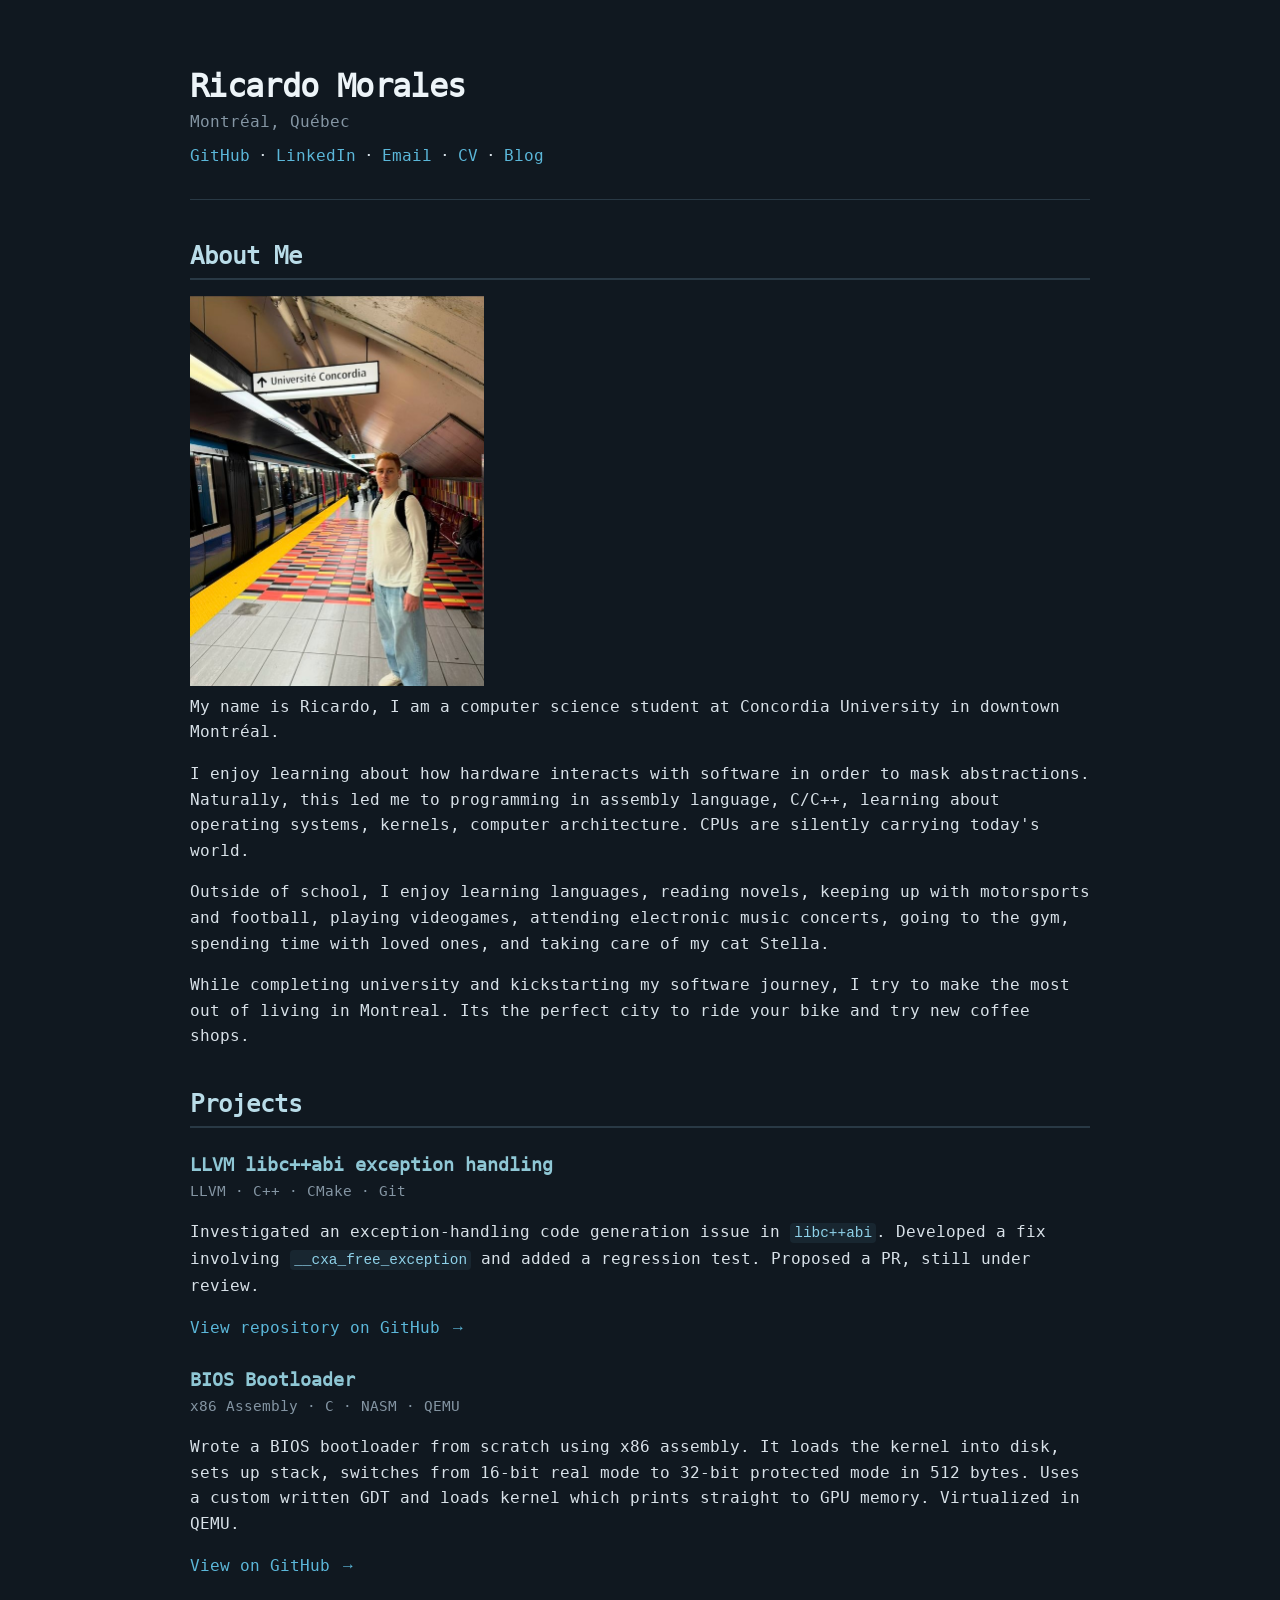
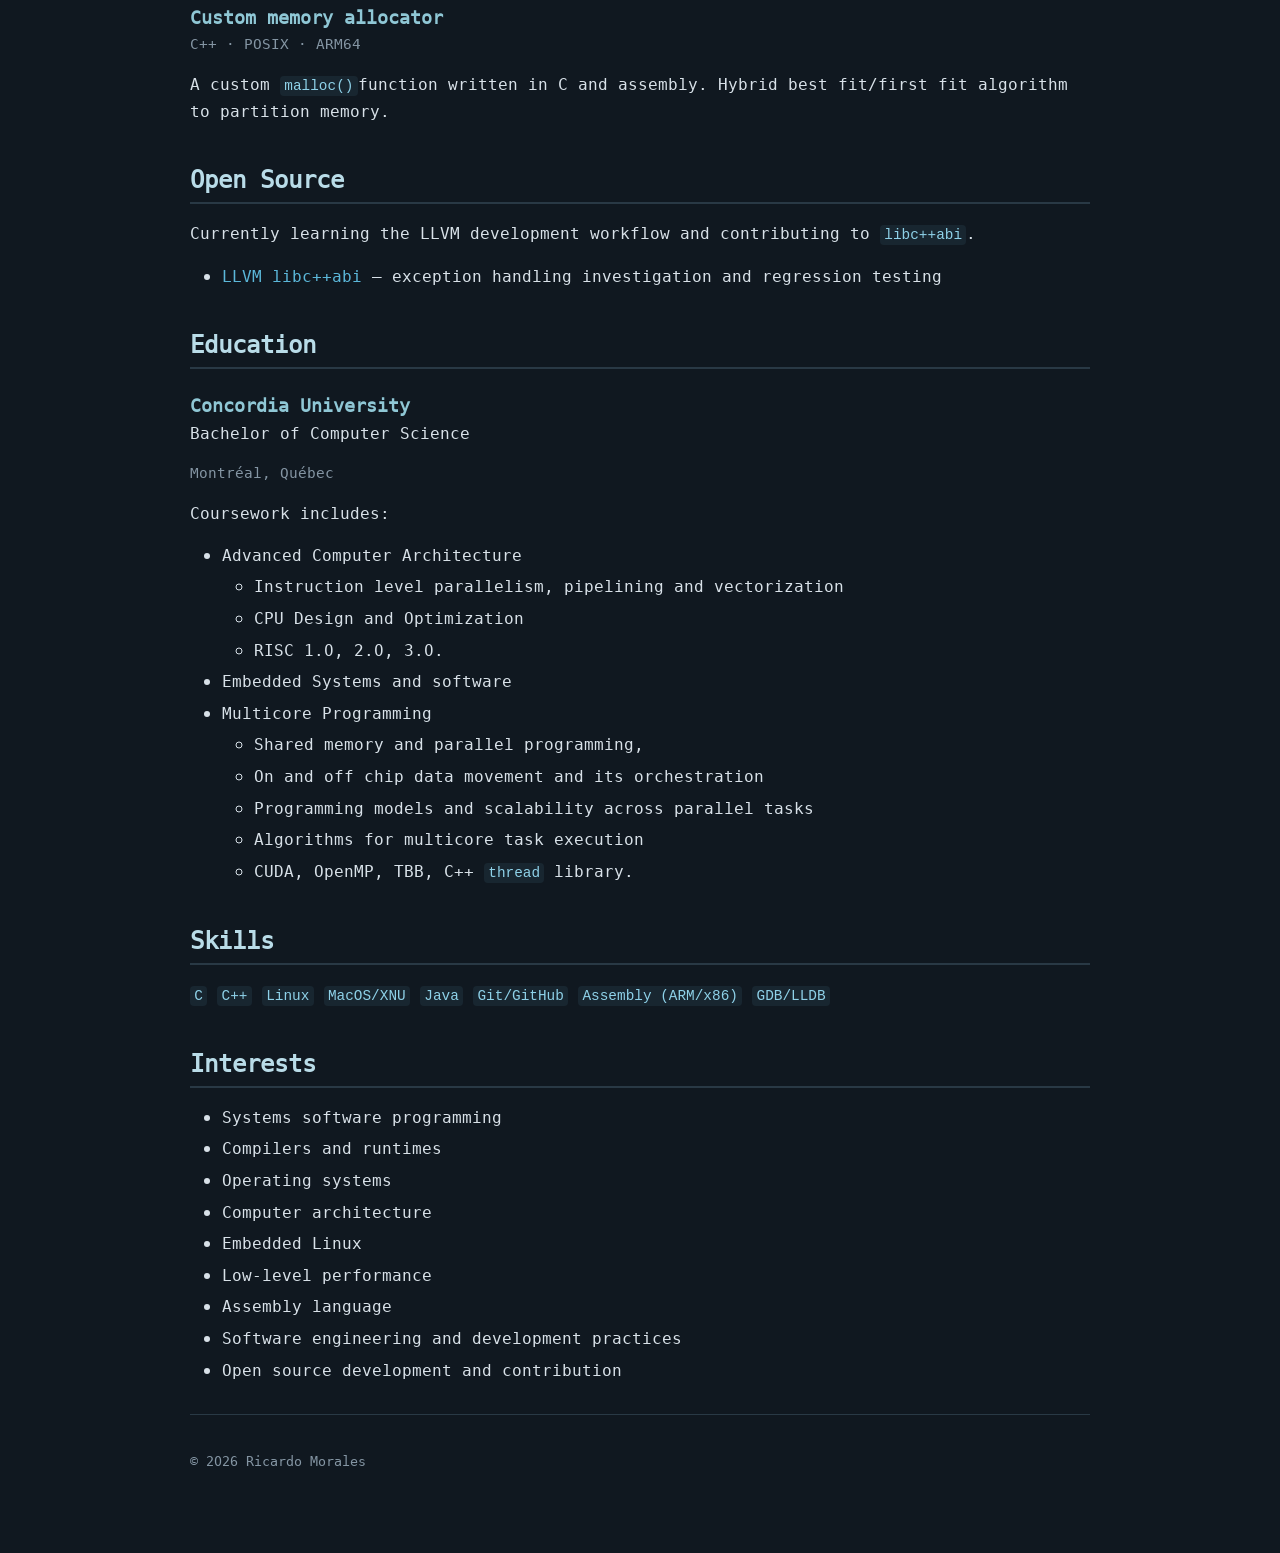
<file: index.html>
<!DOCTYPE html>

<html lang="en">

<head>
    <meta charset="UTF-8">
    <meta name="viewport" content="width=device-width, initial-scale=1.0">

    <title>Ricardo Morales</title>
    <link rel="icon" href="images/favicon.ico" type="image/x-icon">
    <meta name="description"
        content="Ricardo Morales Computer Science student interested in systems software programming, CPU's, operating systems, and computer architecture.">

    <link rel="stylesheet" href="style.css">

</head>

<body>
    <main class="container">

        <header>
            <h1>Ricardo Morales</h1>

            <p class="subtitle">
                Montréal, Québec
            </p>

            <nav class="links">
                <a href="https://github.com/rickymolodiez">GitHub</a>
                <span>·</span>
                <a href="https://www.linkedin.com/in/ricardom10019/">LinkedIn</a>
                <span>·</span>
                <a href="mailto:rickymoloqc@gmail.com">Email</a>
                <span>·</span>
                <a href="rickymorales_cv.pdf" target="_blank">CV</a>
                <span>·</span>
                <a href="blogposts.html">Blog</a>

            </nav>
        </header>

        <hr>

        <section>
            <h2>About Me</h2>
            <img src="images/me.jpg" height=390>

            <p>
                My name is Ricardo, I am a computer science student at Concordia University in downtown Montréal.
            </p>

            <p>
                I enjoy learning about how hardware interacts with software in order to mask abstractions. Naturally,
                this led me to programming in assembly language, C/C++, learning about
                operating systems, kernels, computer architecture. CPUs are silently carrying today's world.
            </p>

            <p>
                Outside of school, I enjoy learning languages, reading novels, keeping up with motorsports and football,
                playing videogames, attending electronic music concerts, going to the gym, spending time with loved
                ones, and taking
                care of my cat Stella.
            </p>

            <p>
                While completing university and kickstarting my software journey, I try to make the most out of living
                in Montreal. Its the perfect city to ride your bike and try new coffee shops.

            </p>
        </section>

        <section>
            <h2>Projects</h2>

            <article>
                <h3>LLVM libc++abi exception handling</h3>

                <p class=" meta">
                    LLVM · C++ · CMake · Git
                </p>

                <p>
                    Investigated an exception-handling code generation issue
                    in <code>libc++abi</code>. Developed a fix involving
                    <code>__cxa_free_exception</code> and added a regression
                    test. Proposed a PR, still under review.
                </p>

                <p>
                    <a href="#">View repository on GitHub →</a>
                </p>
            </article>

            <article>
                <h3>BIOS Bootloader</h3>

                <p class="meta">
                    x86 Assembly · C · NASM · QEMU
                </p>

                <p>
                    Wrote a BIOS bootloader from scratch using x86 assembly. It loads the kernel into disk, sets up
                    stack, switches from 16-bit real mode to 32-bit protected mode in 512 bytes.
                    Uses a custom written GDT and loads kernel which prints straight to GPU memory.
                    Virtualized in QEMU.
                </p>

                <p>
                    <a href="https://github.com/rickymolodiez/StellBoot">View on GitHub →</a>
                </p>
            </article>

            <article>
                <h3>Custom memory allocator</h3>

                <p class="meta">
                    C++ · POSIX · ARM64
                </p>

                <p>
                    A custom <code>malloc()</code>function written in C and assembly.
                    Hybrid best fit/first fit algorithm to partition memory.
                </p>
            </article>
        </section>

        <section>
            <h2>Open Source </h2>

            <p>
                Currently learning the LLVM development workflow and
                contributing to <code>libc++abi</code>.
            </p>

            <ul>
                <li>
                    <a href="#">LLVM libc++abi</a> —
                    exception handling investigation and regression testing
                </li>

            </ul>
        </section>

        <section>
            <h2>Education</h2>

            <h3>Concordia University</h3>

            <p>
                Bachelor of Computer Science
            <p class="meta">
                Montréal, Québec
            </p>

            <p>
                Coursework includes:
            </p>
            <ul>
                <li>Advanced Computer Architecture</li>
                <ul>
                    <li>Instruction level parallelism, pipelining and vectorization</li>
                    <li>CPU Design and Optimization</li>
                    <li>RISC 1.0, 2.0, 3.0.</li>
                </ul>
                <li> Embedded Systems and software</li>
                <li>Multicore Programming</li>
                <ul>
                    <li>Shared memory and parallel programming, </li>
                    <li>On and off chip data movement and its orchestration</li>
                    <li>Programming models and scalability across parallel tasks</li>
                    <li>Algorithms for multicore task execution</li>
                    <li>CUDA, OpenMP, TBB, C++ <code>thread</code> library.</li>
                </ul>
            </ul>
            </article>
        </section>

        <section>
            <h2>Skills</h2>

            <p>
                <code>C</code>
                <code>C++</code>
                <code>Linux</code>
                <code>MacOS/XNU</code>
                <code>Java</code>
                <code>Git/GitHub</code>
                <code>Assembly (ARM/x86)</code>
                <code>GDB/LLDB</code>
            </p>
        </section>

        <section>
            <h2>Interests</h2>

            <ul>
                <li>Systems software programming</li>
                <li>Compilers and runtimes</li>
                <li>Operating systems</li>
                <li>Computer architecture</li>
                <li>Embedded Linux</li>
                <li>Low-level performance</li>
                <li>Assembly language</li>
                <li>Software engineering and development practices</li>
                <li>Open source development and contribution</li>
            </ul>
        </section>

        <hr>

        <footer>
            <p>
                <small>
                    © 2026 Ricardo Morales
                </small>
            </p>
        </footer>

    </main>

</body>

</html>
</file>
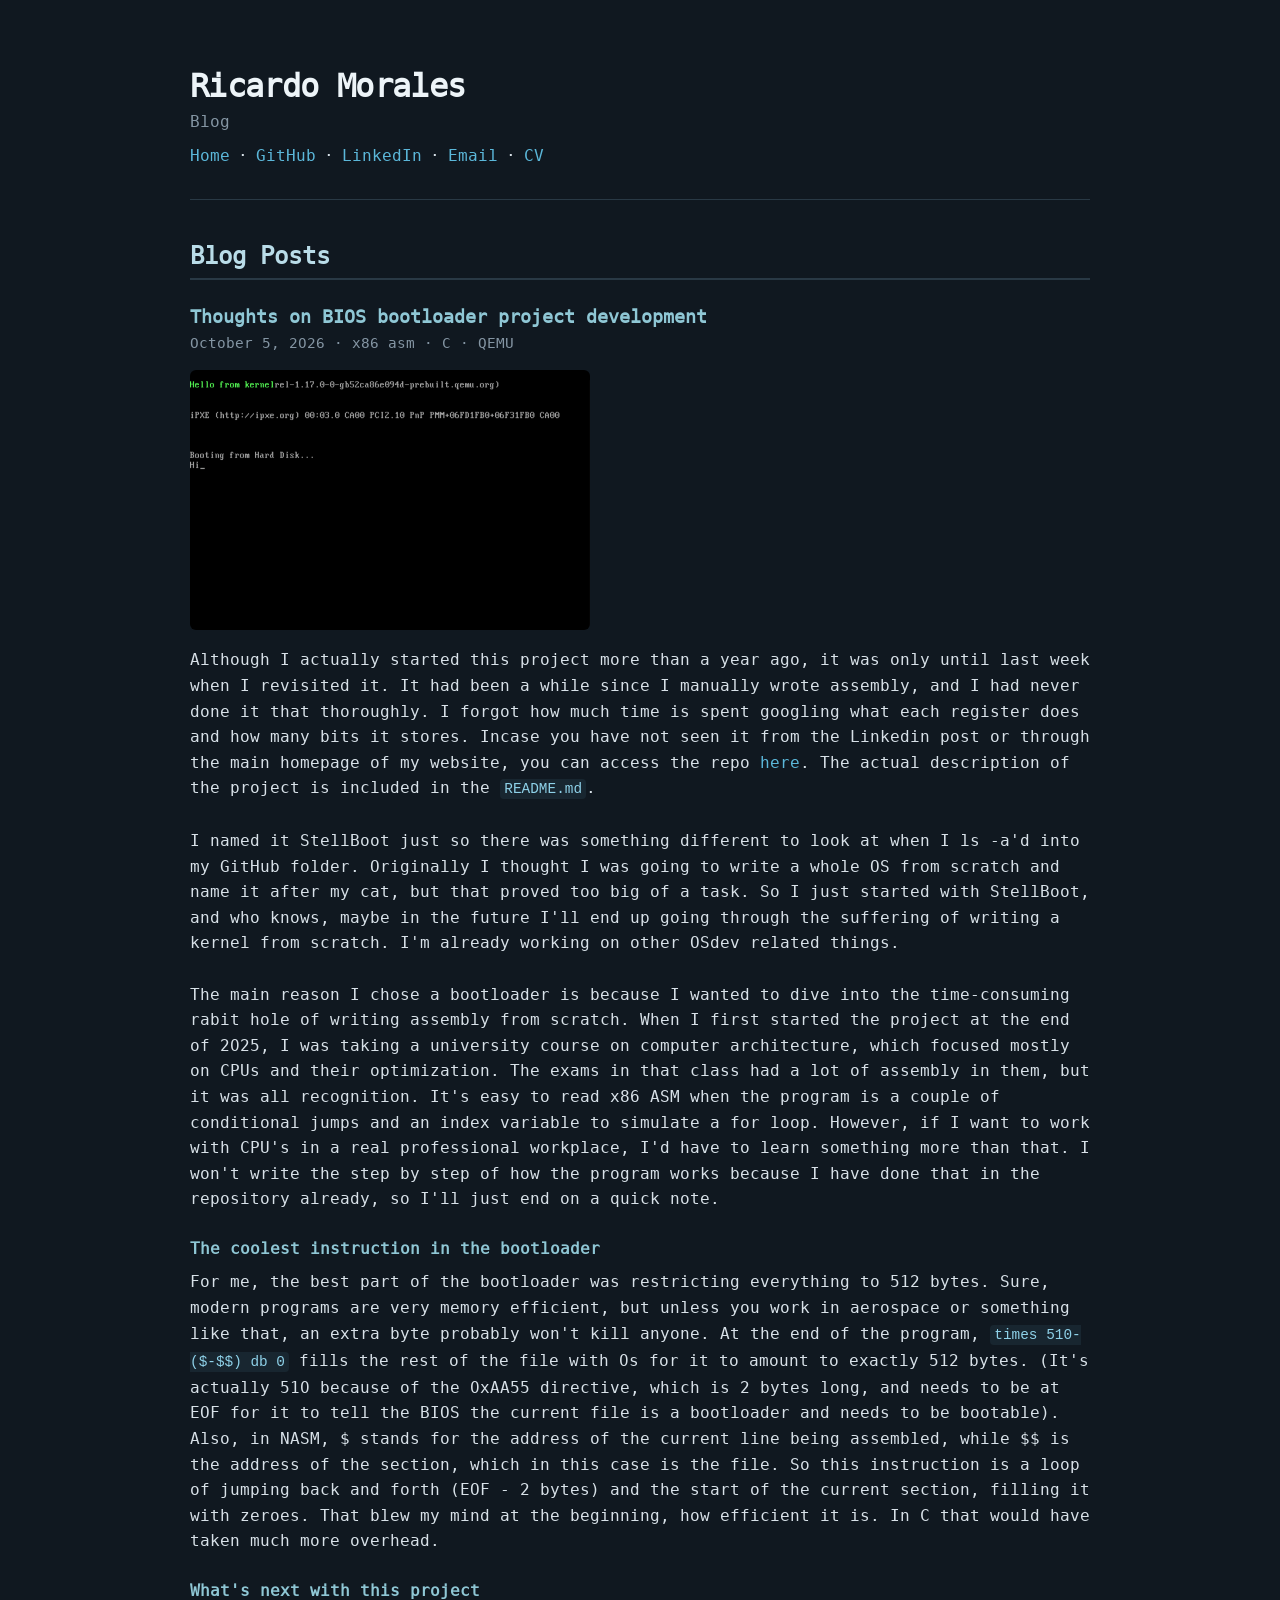
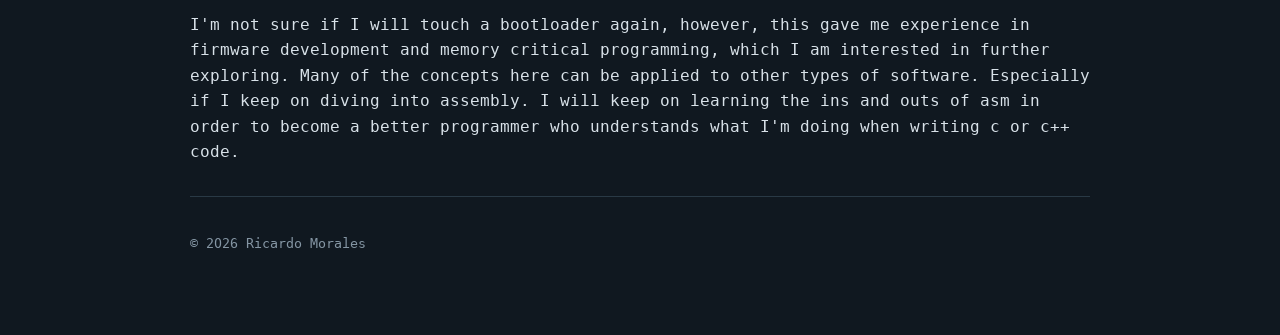
<file: blogposts.html>
<!DOCTYPE html>

<html lang="en">

<head>
    <meta charset="UTF-8">
    <meta name="viewport" content="width=device-width, initial-scale=1.0">

    <title>Blog · Ricardo Morales</title>
    <link rel="icon" href="images/favicon.ico" type="image/x-icon">
    <meta name="description" content="Notes on systems programming, bootloaders and low-level software.">

    <link rel="stylesheet" href="style.css">
</head>

<body>
    <main class="container">

        <header>
            <h1>Ricardo Morales</h1>
            <p class="subtitle">Blog</p>

            <nav class="links">
                <a href="index.html">Home</a>
                <span>·</span>
                <a href="https://github.com/rickymolodiez">GitHub</a>
                <span>·</span>
                <a href="https://www.linkedin.com/in/ricardom10019/">LinkedIn</a>
                <span>·</span>
                <a href="mailto:rickymoloqc@gmail.com">Email</a>
                <span>·</span>
                <a href="rickymorales_cv.pdf" target="_blank">CV</a>


            </nav>
        </header>

        <hr>

        <section>
            <h2>Blog Posts</h2>

            <article id="stellboot">
                <h3>Thoughts on BIOS bootloader project development</h3>

                <p class="meta">
                    October 5, 2026 · x86 asm · C · QEMU
                </p>
                <img src="images/bootloader.png" alt="StellBoot running in QEMU" width="400">
                <p>
                    Although I actually started this project more than a year ago, it was only until last week when I
                    revisited it.
                    It had been a while since I manually wrote assembly, and I had never done it that thoroughly.
                    I forgot how much time is spent googling what each register does and how many bits it stores.
                    Incase you have not seen it from the Linkedin post or through the main homepage of my website,
                    you can access the repo <a href="https://github.com/rickymolodiez/StellBoot" target="_blank"
                        rel="noopener">here</a>.
                    The actual description of the project is included in the <code>README.md</code>.<br>
                    <br>
                    I named it StellBoot just so there was something different to look at when I ls -a'd into my
                    GitHub
                    folder. Originally
                    I thought I was going to write a whole OS from scratch and name it after my cat,
                    but that proved too big of a task. So I just started with StellBoot, and who knows, maybe in the
                    future I'll end up
                    going through the suffering of writing a kernel from scratch. I'm already working on other OSdev
                    related things.<br><br>
                    The main reason I chose a bootloader is because I wanted to dive into the time-consuming rabit
                    hole
                    of writing
                    assembly from scratch. When I first started the project at the end of 2025, I was taking a
                    university course on
                    computer architecture, which focused mostly on CPUs and their optimization. The exams in that
                    class
                    had a lot of
                    assembly in them, but it was all recognition. It's easy to read x86 ASM when the program is a
                    couple
                    of conditional jumps
                    and an index variable to simulate a for loop. However, if I want to work with CPU's in a real
                    professional workplace,
                    I'd have to learn something more than that. I won't write the step by step of how the program
                    works
                    because I have done that
                    in the repository already, so I'll just end on a quick note.<br>

                <h4>The coolest instruction in the bootloader</h4>
                For me, the best part of the bootloader was restricting everything to 512 bytes. Sure, modern
                programs
                are very
                memory efficient, but unless you work in aerospace or something like that, an extra byte
                probably won't
                kill anyone.
                At the end of the program, <code>times 510-($-$$) db 0</code> fills the rest of the file with 0s
                for
                it to
                amount to exactly 512 bytes. (It's actually 510 because of the 0xAA55 directive, which is 2
                bytes long,
                and needs to be
                at EOF for it to tell the BIOS
                the
                current file is a bootloader and needs to be bootable). Also, in NASM, $ stands for the
                address
                of the
                current line being
                assembled,
                while $$ is the address of the section, which in this case is the file. So this instruction is a
                loop
                of jumping back and forth (EOF - 2 bytes) and the start of the current section, filling it with
                zeroes.
                That blew my mind at the beginning, how efficient it is. In C that would have taken much more
                overhead.

                <h4>What's next with this project</h4>
                I'm not sure if I will touch a bootloader again, however, this gave me experience in firmware
                development
                and memory critical programming, which I am interested in further exploring. Many of the
                concepts here
                can be
                applied to other types of software. Especially if I keep on diving into assembly.
                I will keep on learning the ins and outs of asm in order
                to become
                a better programmer who understands what I'm doing when writing c or c++ code.




                </p>
            </article>

        </section>

        <hr>

        <footer>
            <p>
                <small>© 2026 Ricardo Morales</small>
            </p>
        </footer>

    </main>
</body>

</html>
</file>
<file: style.css>
@font-face {
    font-family: "Prima Sans Mono";
    src: url("prima-sans-mono-bt-3.ttf") format("truetype");
    font-weight: normal;
    font-style: normal;
}

:root {
    --bg: #101820;
    --text: #d8e1e8;
    --muted: #8495a3;

    --border: #293945;

    --link: #5bb7d9;
    --link-hover: #8bd3eb;

    --code-bg: #182630;
    --code-text: #8ed1e8;

    --accent: #3aa6a0;
    --accent-light: #1c393b;
}

* {
    box-sizing: border-box;
}

html {
    font-size: 16px;
}

body {
    margin: 0;
    background: var(--bg);
    color: var(--text);

    font-family:
        "Prima Sans Mono",
        -apple-system,
        BlinkMacSystemFont,
        "Segoe UI",
        Helvetica,
        Arial,
        sans-serif;

    line-height: 1.6;
}

.container {
    width: min(900px, calc(100% - 40px));
    margin: 0 auto;
    padding: 64px 0;
}

/* Typography */

h1,
h2,
h3 {
    line-height: 1.25;
    font-weight: 600;
}

h1 {
    margin: 0;
    font-size: 2rem;
    letter-spacing: -0.02em;
    color: #edf4f8;
}

h2 {
    margin-top: 40px;
    margin-bottom: 16px;
    padding-bottom: 8px;

    font-size: 1.5rem;
    color: #b9dce8;

    border-bottom: 2px solid var(--border);
}

h3 {
    margin-top: 24px;
    margin-bottom: 4px;
    font-size: 1.15rem;
    color: #8fc7d5;
}

p {
    margin-top: 0;
    margin-bottom: 16px;
}

.subtitle {
    margin-top: 4px;
    margin-bottom: 8px;
    color: var(--muted);
}

/* Links */

a {
    color: var(--link);
    text-decoration: none;
}

a:hover {
    color: var(--link-hover);
    text-decoration: underline;
}

/* Header */

header {
    margin-bottom: 24px;
}

.links {
    display: flex;
    gap: 8px;
    align-items: center;
}

/* Dividers */

hr {
    height: 1px;
    margin: 32px 0;
    border: 0;
    background: var(--border);
}

/* Sections */

section {
    margin-bottom: 32px;
}

article {
    margin-bottom: 28px;
}

.meta {
    color: var(--muted);
    font-size: 0.9rem;
}

/* Inline code */

code {
    padding: 0.15em 0.3em;

    background: var(--code-bg);
    color: var(--code-text);

    border-radius: 4px;

    font-family:
        ui-monospace,
        SFMono-Regular,
        "SF Mono",
        Menlo,
        Consolas,
        "Liberation Mono",
        monospace;

    font-size: 0.9em;
}

/* Lists */

ul {
    padding-left: 2em;
}

li {
    margin-bottom: 6px;
}

/* Footer */

footer {
    color: var(--muted);
}

/* Mobile */

@media (max-width: 600px) {
    .container {
        width: min(100% - 32px, 900px);
        padding: 40px 0;
    }

    h1 {
        font-size: 1.75rem;
    }

    h2 {
        font-size: 1.35rem;
    }
}

/* Blog posts */

h4 {
    margin: 24px 0 8px;
    font-size: 1rem;
    color: #8fc7d5;
}

pre {
    margin: 0 0 16px;
    padding: 14px 16px;
    overflow-x: auto;
    background: var(--code-bg);
    border: 1px solid var(--border);
    border-radius: 6px;
}

pre code {
    padding: 0;
    background: none;
    font-size: 0.85rem;
    line-height: 1.5;
}

article img {
    display: block;
    max-width: 100%;
    height: auto;
    margin: 0 0 16px;
    border-radius: 6px;
}
</file>
